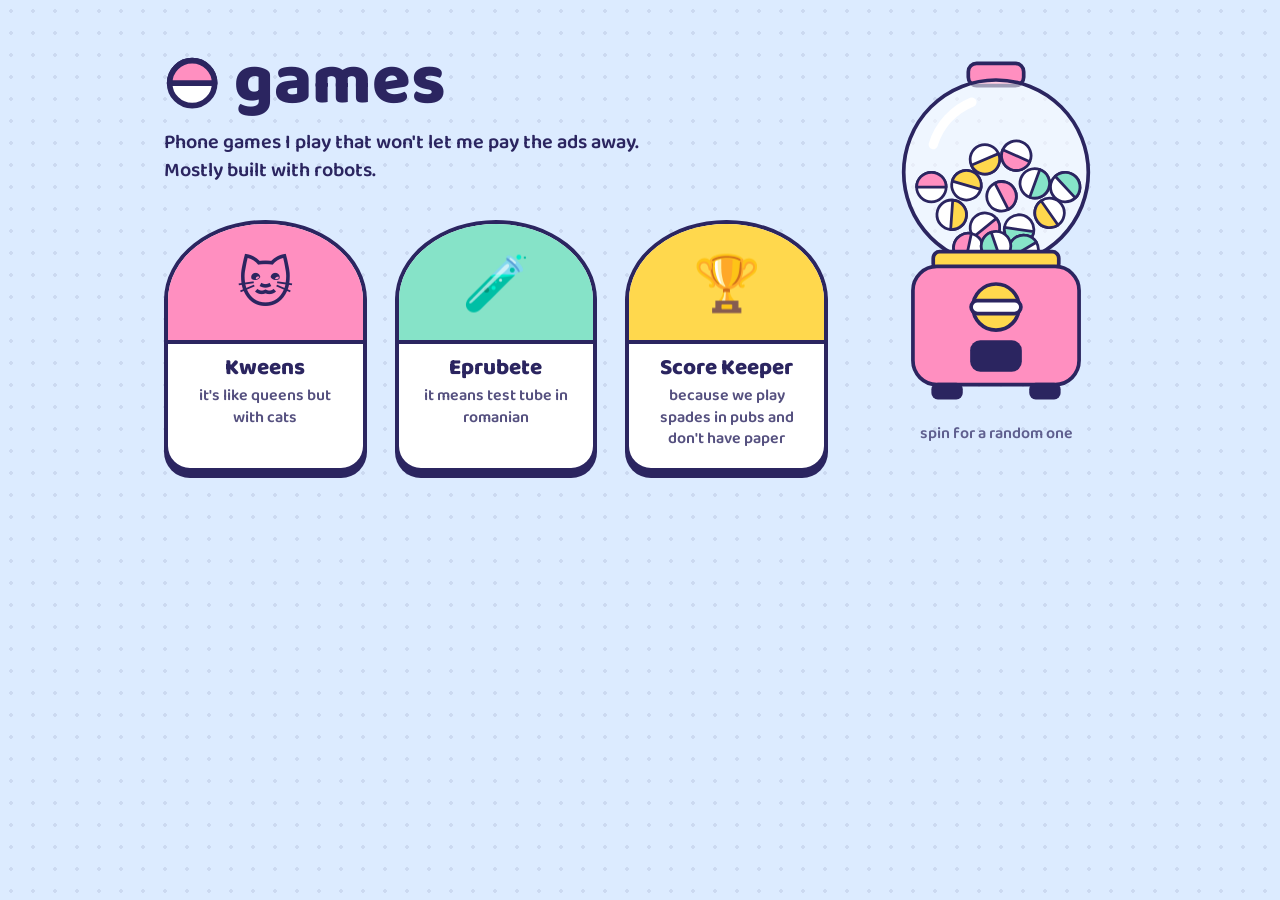
<file: index.html>
<!DOCTYPE html>
<html lang="en">
<head>
<meta charset="UTF-8">
<meta name="viewport" content="width=device-width, initial-scale=1">
<title>games</title>
<link rel="preconnect" href="https://fonts.googleapis.com">
<link rel="preconnect" href="https://fonts.gstatic.com" crossorigin>
<link href="https://fonts.googleapis.com/css2?family=Baloo+2:wght@600;800&display=swap" rel="stylesheet">
<link rel="stylesheet" href="styles.css">
</head>
<body>
<main class="wrap">
  <div>
    <h1>
      <svg viewBox="0 0 40 40" aria-hidden="true">
        <circle cx="20" cy="20" r="16" fill="#fff" stroke="#2B2560" stroke-width="4"/>
        <path d="M4 20 A16 16 0 0 1 36 20 Z" fill="#FF8FC0" stroke="#2B2560" stroke-width="4" stroke-linejoin="round"/>
      </svg>
      games
    </h1>
    <p class="subtitle">Phone games I play that won't let me pay the ads away. Mostly built with robots.</p>
    <div class="grid" id="grid"></div>
  </div>

  <div class="picker">
    <button class="machine" id="machine" aria-label="Pick a random game">
      <svg viewBox="0 0 260 380" aria-hidden="true">
        <rect x="100" y="8" width="60" height="24" rx="9" fill="#FF8FC0" stroke="#2B2560" stroke-width="4"/>
        <circle cx="130" cy="126" r="100" fill="#fff" fill-opacity=".55" stroke="#2B2560" stroke-width="4"/>
        <g id="balls"></g>
        <path d="M62 96 A72 72 0 0 1 104 50" stroke="#fff" stroke-width="10" stroke-linecap="round" fill="none"/>
        <rect x="62" y="212" width="136" height="20" rx="7" fill="#FFD84D" stroke="#2B2560" stroke-width="4"/>
        <rect x="40" y="228" width="180" height="128" rx="26" fill="#FF8FC0" stroke="#2B2560" stroke-width="4"/>
        <g id="knob">
          <circle cx="130" cy="272" r="25" fill="#FFD84D" stroke="#2B2560" stroke-width="4"/>
          <rect x="103" y="265" width="54" height="14" rx="7" fill="#fff" stroke="#2B2560" stroke-width="4"/>
        </g>
        <rect x="102" y="308" width="56" height="34" rx="11" fill="#2B2560"/>
        <rect x="60" y="354" width="34" height="18" rx="7" fill="#2B2560"/>
        <rect x="166" y="354" width="34" height="18" rx="7" fill="#2B2560"/>
      </svg>
    </button>
    <div class="prize" id="prize" aria-live="polite"><p class="prize-hint">spin for a random one</p></div>
  </div>
</main>

<script src="main.js"></script>
</body>
</html>
</file>
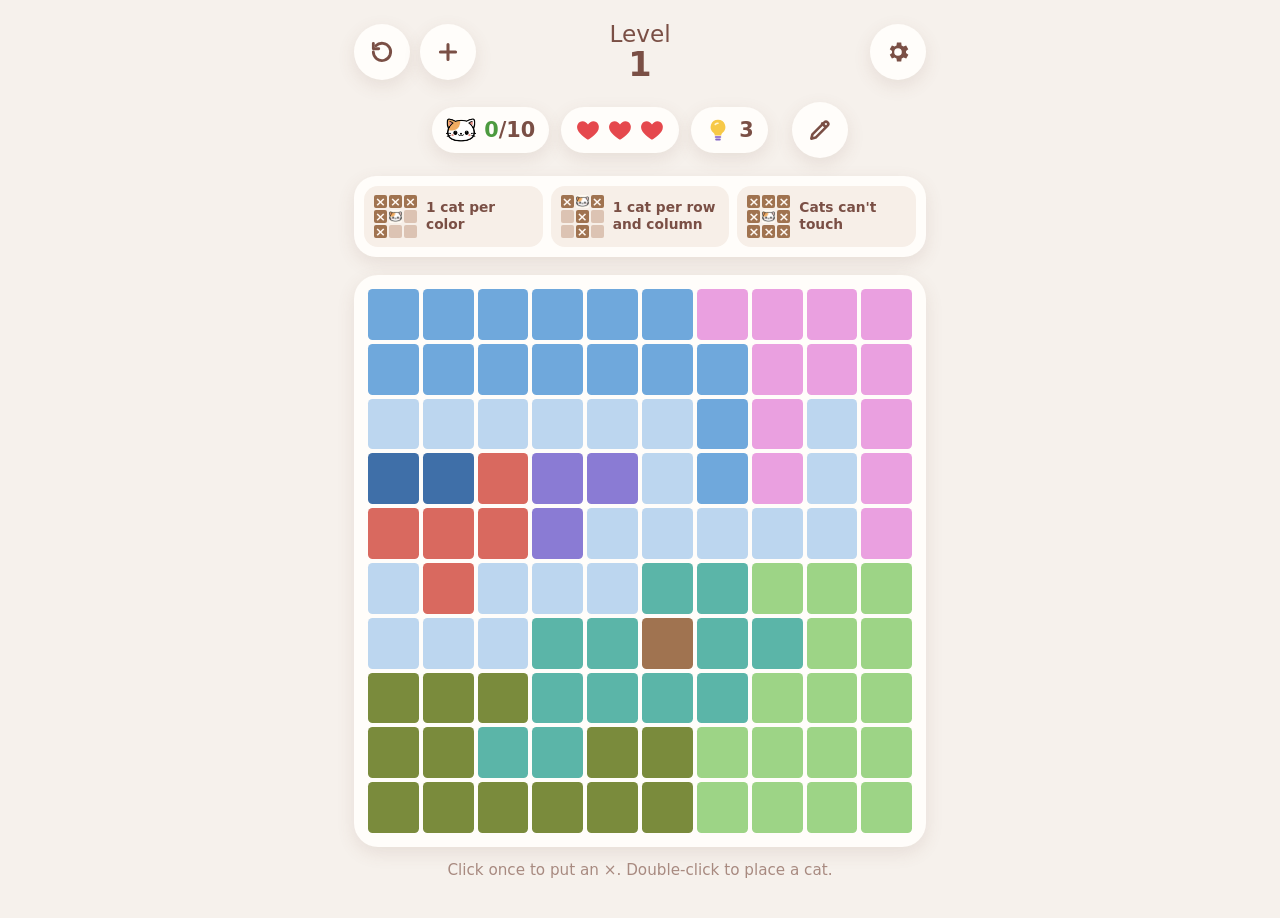
<file: kweens/index.html>
<!DOCTYPE html>
<html lang="en">
<head>
<meta charset="UTF-8">
<meta name="viewport" content="width=device-width, initial-scale=1, viewport-fit=cover">
<title>Kweens</title>
<link rel="stylesheet" href="styles.css">
</head>
<body>
<main class="app">
  <header>
    <div class="header-left">
      <button class="round" id="restartBtn" aria-label="Restart this board" title="Restart this board">
        <svg viewBox="0 0 24 24" fill="none" stroke="currentColor" stroke-width="2.6" stroke-linecap="round" stroke-linejoin="round"><path d="M4 12a8 8 0 1 0 2.3-5.7"/><path d="M4 4v5h5"/></svg>
      </button>
      <div class="new-wrap">
        <button class="round" id="newBtn" aria-label="New board" title="New board" aria-haspopup="menu" aria-expanded="false" aria-controls="newMenu">
          <svg viewBox="0 0 24 24" fill="none" stroke="currentColor" stroke-width="2.8" stroke-linecap="round"><path d="M12 5v14M5 12h14"/></svg>
        </button>
        <div class="menu" id="newMenu" role="menu" aria-label="New board difficulty" hidden>
          <button class="menu-item" role="menuitemradio" data-d="easy"><svg viewBox="0 0 24 24" fill="none" stroke="currentColor" stroke-width="3" stroke-linecap="round" stroke-linejoin="round" aria-hidden="true"><path d="M5 12.5l4.5 4.5L19 7.5"/></svg><strong>Easy</strong><span>8×8 to 10×10</span></button>
          <button class="menu-item" role="menuitemradio" data-d="medium"><svg viewBox="0 0 24 24" fill="none" stroke="currentColor" stroke-width="3" stroke-linecap="round" stroke-linejoin="round" aria-hidden="true"><path d="M5 12.5l4.5 4.5L19 7.5"/></svg><strong>Medium</strong><span>11×11 to 12×12</span></button>
          <button class="menu-item" role="menuitemradio" data-d="hard"><svg viewBox="0 0 24 24" fill="none" stroke="currentColor" stroke-width="3" stroke-linecap="round" stroke-linejoin="round" aria-hidden="true"><path d="M5 12.5l4.5 4.5L19 7.5"/></svg><strong>Hard</strong><span>13×13 to 14×14</span></button>
        </div>
      </div>
    </div>
    <div class="stats">
      <div class="stat"><div class="stat-label">Level</div><div class="stat-value" id="level">1</div></div>
    </div>
    <button class="round" id="settingsBtn" aria-label="Settings" title="Settings">
      <svg viewBox="0 0 24 24" fill="currentColor"><path d="M19.4 13a7.7 7.7 0 0 0 0-2l2.1-1.6-2-3.5-2.5 1a7.4 7.4 0 0 0-1.7-1L15 3.3h-4l-.4 2.6a7.4 7.4 0 0 0-1.7 1l-2.5-1-2 3.5L6.5 11a7.7 7.7 0 0 0 0 2l-2.1 1.6 2 3.5 2.5-1a7.4 7.4 0 0 0 1.7 1l.4 2.6h4l.4-2.6a7.4 7.4 0 0 0 1.7-1l2.5 1 2-3.5L19.4 13zM12 15.5a3.5 3.5 0 1 1 0-7 3.5 3.5 0 0 1 0 7z"/></svg>
    </button>
  </header>

  <div class="pills">
    <div class="pill" aria-label="Cats placed">
      <svg class="cat-icon" viewBox="0 0 64 64" aria-hidden="true"><use href="#cat"/></svg>
      <span class="count"><span class="placed" id="placed">0</span>/<span id="total">8</span></span>
    </div>
    <div class="pill" id="livesPill" role="img" aria-label="3 of 3 lives left">
      <div class="hearts" id="hearts"></div>
    </div>
    <button class="pill" id="hintBtn" aria-label="Use a hint" title="Use a hint">
      <svg class="hint-icon" viewBox="0 0 24 24" aria-hidden="true"><path d="M12 2.5a6.8 6.8 0 0 0-4 12.3c.6.5 1 1.2 1 2V17h6v-.2c0-.8.4-1.5 1-2A6.8 6.8 0 0 0 12 2.5z" fill="#f7c948"/><path d="M9.5 6.8a3.6 3.6 0 0 1 2.5-1" stroke="#fff6d5" stroke-width="1.5" stroke-linecap="round" fill="none"/><rect x="9" y="17.6" width="6" height="1.8" rx=".9" fill="#9b7fd6"/><rect x="9.4" y="19.8" width="5.2" height="1.8" rx=".9" fill="#8367c7"/></svg>
      <span class="count" id="hintBadge">3</span>
    </button>
    <div class="pills-spacer"></div>
    <button class="round" id="pencilBtn" aria-label="Pencil mode" title="Pencil mode (tentative notes)" aria-pressed="false">
      <svg viewBox="0 0 24 24" fill="none" stroke="currentColor" stroke-width="2.4" stroke-linecap="round" stroke-linejoin="round"><path d="M4 20l4-1L19 8a2 2 0 0 0-3-3L5 16l-1 4z"/><path d="M14 6l3 3"/></svg>
    </button>
  </div>

  <section class="rules" aria-label="Rules">
    <div class="rule"><div class="mini" data-pattern="xxxxqexee"></div><span>1 cat per color</span></div>
    <div class="rule"><div class="mini" data-pattern="xqxexeexe"></div><span>1 cat per row and column</span></div>
    <div class="rule"><div class="mini" data-pattern="xxxxqxxxx"></div><span>Cats can't touch</span></div>
  </section>

  <div class="board-wrap">
    <div class="board" id="board" role="grid"></div>
  </div>
  <p class="status" id="status" aria-live="polite"></p>

</main>

<!-- Color test page: open kweens.html#colors -->
<section class="lab" id="colorLab" hidden>
  <a class="back" href="#">← Back to the game</a>
  <h1>Color test</h1>
  <p class="note">Every board color, and every pair of colors side by side. Edits here are only a preview; copy the palette code into the game to keep them.</p>
  <div class="lab-bar">
    <label>Vision
      <select id="labVision">
        <option value="normal">Normal</option>
        <option value="protanopia">Protanopia (red-blind)</option>
        <option value="deuteranopia">Deuteranopia (green-blind)</option>
        <option value="tritanopia">Tritanopia (blue-blind)</option>
        <option value="grayscale">Grayscale</option>
      </select>
    </label>
    <label>Flag pairs closer than <input type="range" id="labThreshold" min="5" max="45" value="25"> <output id="labThresholdOut">25</output></label>
    <button class="btn" id="labCopy">Copy palette code</button>
    <button class="btn secondary" id="labReset">Reset colors</button>
  </div>

  <h2>Colors</h2>
  <p class="note">Each color empty, with an ×, with a cat, and with a wrong-square ×. Use the picker to try a new shade.</p>
  <div class="swatches" id="labSwatches"></div>

  <h2>Closest pairs</h2>
  <p class="note" id="labSummary"></p>
  <div class="closest" id="labClosest"></div>

  <h2>Every pair</h2>
  <p class="note">The number is how different two colors look (color difference, ΔE). Higher is easier to tell apart.</p>
  <div class="matrix-wrap"><table class="matrix" id="labMatrix"></table></div>
</section>

<!-- Dialogs -->
<dialog id="winDlg">
  <h2 id="winTitle">Level cleared</h2>
  <p id="winText">Every cat found.</p>
  <div class="actions"><button class="btn" id="nextBtn">Next level</button></div>
</dialog>

<dialog id="loseDlg">
  <h2>Out of lives</h2>
  <p>Each cat placed on a wrong square costs a life. Take another life to keep going, or start over.</p>
  <div class="actions">
    <button class="btn" id="extraLifeBtn">Get another life</button>
    <button class="btn secondary" id="retryBtn">Retry board</button>
    <button class="btn secondary" id="loseNewBtn">New board</button>
  </div>
</dialog>

<dialog id="settingsDlg">
  <h2>Settings</h2>
  <section class="help" aria-labelledby="helpTitle">
    <h3 id="helpTitle">How to play</h3>
    <dl>
      <dt><span class="tap-word">Click</span> once</dt><dd>Put an × on a square. Do it again to remove it.</dd>
      <dt><span class="dtap-word">Double-click</span></dt><dd>Place a cat. Wrong squares cost a life.</dd>
      <dt>Drag</dt><dd>Put an × on several squares.</dd>
      <dt>Hint</dt><dd>Places a correct cat. 3 per board.</dd>
    </dl>
  </section>
  <label class="toggle-row">
    <span>Cross out blocked squares automatically</span>
    <input type="checkbox" class="switch" id="autoMark" checked>
  </label>
  <div class="history-row">
    <div><strong>Your progress</strong><span id="progressText"></span></div>
    <button class="btn small" id="clearBtn">Clear history</button>
  </div>
  <div class="actions">
    <button class="btn" id="closeSettings">Done</button>
  </div>
  <p class="version" id="versionText"></p>
</dialog>

<svg width="0" height="0" style="position:absolute" aria-hidden="true">
  <defs>
    <symbol id="cat" viewBox="0 0 64 64">
      <image width="64" height="64" href="[data-uri]"/>
    </symbol>
  </defs>
</svg>

<!-- Puzzle generator and guess-free solver: kept in their own files so they're easy
     to track. Loaded here for main-thread generation, and pulled into the Web Worker
     via importScripts (see makeBoard in game.js). -->
<script src="deduce.js"></script>
<script src="generate.js"></script>
<script src="game.js"></script>
</body>
</html>
</file>
<file: styles.css>
:root { --sky: #DCEBFF; --ink: #2B2560; --pink: #FF8FC0; --lemon: #FFD84D; --white: #FFFFFF; }
* { box-sizing: border-box; }
body {
  margin: 0; min-height: 100vh;
  font-family: "Baloo 2", system-ui, sans-serif; font-weight: 600; color: var(--ink);
  background: var(--sky) radial-gradient(rgba(43, 37, 96, .09) 1.6px, transparent 1.7px) 0 0 / 22px 22px;
}
.wrap { max-width: 1000px; margin: 0 auto; padding: 48px 24px; display: grid; grid-template-columns: 1fr auto; gap: 48px; align-items: start; }

h1 { display: flex; align-items: center; gap: 14px; margin: 0 0 10px; font-size: clamp(2.6rem, 7vw, 4.4rem); font-weight: 800; line-height: 1; }
h1 svg { width: .8em; height: .8em; flex: none; }
.subtitle { margin: 0 0 36px; font-size: 1.25rem; line-height: 1.4; max-width: 40ch; }

.grid { display: grid; grid-template-columns: repeat(auto-fill, minmax(170px, 1fr)); gap: 28px; }
.tile { display: flex; flex-direction: column; text-decoration: none; color: inherit; background: var(--white); border: 4px solid var(--ink); border-radius: 50% 50% 26px 26px / 80px 80px 26px 26px; overflow: hidden; box-shadow: 0 6px 0 var(--ink); transition: transform .15s ease; }
.tile:hover { transform: translateY(-4px) rotate(-1.5deg); }
.tile:focus-visible { outline: 4px dashed var(--ink); outline-offset: 6px; }
.tile-top { height: 120px; background: var(--c); border-bottom: 4px solid var(--ink); display: grid; place-items: center; font-size: 3.4rem; padding-top: 10px; }
.tile-body { flex: 1; padding: 12px 16px 18px; text-align: center; }
.tile h2 { margin: 0 0 4px; font-size: 1.4rem; font-weight: 800; line-height: 1.1; }
.tile p { margin: 0; font-size: 1rem; line-height: 1.35; opacity: .8; }

.picker { display: flex; flex-direction: column; align-items: center; width: 240px; padding-top: 8px; }
.machine { background: none; border: 0; padding: 0; cursor: pointer; width: 100%; border-radius: 24px; }
.machine:disabled { cursor: wait; }
.machine:focus-visible { outline: 4px dashed var(--ink); outline-offset: 8px; }
.machine svg { display: block; width: 100%; height: auto; }
#knob { transform-box: fill-box; transform-origin: center; transition: transform .6s cubic-bezier(.3, 1.4, .5, 1); }
.machine:hover:not(:disabled) #knob { transform: rotate(-20deg); }
.ball-inner { transform-box: fill-box; transform-origin: center; }
.shaking .ball-inner { animation: jiggle .6s ease-in-out; }
@keyframes jiggle {
  0%, 100% { transform: translate(0, 0) rotate(0); }
  25% { transform: translate(-3px, -5px) rotate(-14deg); }
  50% { transform: translate(3px, -2px) rotate(10deg); }
  75% { transform: translate(-2px, -4px) rotate(-6deg); }
}

.prize { min-height: 110px; width: 100%; display: flex; justify-content: center; align-items: flex-start; padding-top: 14px; }
.prize-hint { margin: 0; opacity: .7; }
.ball { width: 60px; height: 60px; border-radius: 50%; border: 4px solid var(--ink); overflow: hidden; display: flex; flex-direction: column; animation: drop .7s ease-out both; }
.ball span { flex: 1; }
.ball .top { background: var(--c); border-bottom: 4px solid var(--ink); }
.ball .bottom { background: var(--white); }
@keyframes drop {
  0% { transform: translateY(-70px) scale(.6); opacity: 0; }
  50% { transform: translateY(0) scale(1); opacity: 1; }
  72% { transform: translateY(-14px); }
  100% { transform: translateY(0); }
}
.prize-card { display: flex; gap: 12px; align-items: center; width: 100%; text-decoration: none; color: inherit; background: var(--white); border: 4px solid var(--ink); border-radius: 999px; padding: 6px 18px 6px 6px; box-shadow: 0 5px 0 var(--ink); animation: pop .35s cubic-bezier(.3, 1.5, .5, 1) both; }
.prize-card:focus-visible { outline: 4px dashed var(--ink); outline-offset: 4px; }
@keyframes pop { from { transform: scale(.8); opacity: 0; } to { transform: scale(1); opacity: 1; } }
.prize-icon { flex: none; width: 52px; height: 52px; border-radius: 50%; background: var(--c); border: 4px solid var(--ink); display: grid; place-items: center; font-size: 1.6rem; }
.prize-card strong { font-size: 1.25rem; font-weight: 800; line-height: 1.1; }

@media (max-width: 720px) {
  .wrap { grid-template-columns: 1fr; gap: 24px; padding-top: 32px; }
  .picker { justify-self: center; }
}
@media (prefers-reduced-motion: reduce) {
  *, *::before, *::after { animation: none !important; transition: none !important; }
}
</file>
<file: kweens/styles.css>
:root {
    --bg: #f6f1ec;
    --card: #fffdfa;
    --tile: #f7efe8;
    --ink: #7a4f45;
    --ink-soft: #a88a80;
    --good: #4c9a3f;
    --bad: #d8453b;
    --heart: #e5484d;
    --gold: #f0b429;
    --pencil: #6b6b74;
    --shadow: 0 6px 18px rgba(122, 79, 69, 0.12);
  }

  * { box-sizing: border-box; }

  html, body {
    margin: 0;
    background: var(--bg);
    color: var(--ink);
    font-family: ui-rounded, "SF Pro Rounded", "Nunito", "Varela Round", system-ui, -apple-system, "Segoe UI", sans-serif;
    -webkit-tap-highlight-color: transparent;
  }

  body { min-height: 100dvh; display: flex; justify-content: center; }

  .app {
    width: 100%;
    max-width: 600px;
    padding: 20px 14px 36px;
    display: flex;
    flex-direction: column;
    align-items: center;
    gap: 18px;
  }

  button { font: inherit; color: inherit; }

  :focus-visible { outline: 3px solid var(--ink); outline-offset: 2px; }

  /* ---------- Header ---------- */
  header {
    width: 100%;
    display: grid;
    grid-template-columns: 1fr auto 1fr;
    gap: 8px;
    align-items: center;
  }

  .round {
    width: 56px; height: 56px;
    border-radius: 50%;
    border: 0;
    background: var(--card);
    box-shadow: var(--shadow);
    display: grid; place-items: center;
    cursor: pointer;
  }
  .round svg { width: 26px; height: 26px; }
  .header-left { display: flex; gap: 10px; justify-self: start; }
  #settingsBtn { justify-self: end; }

  .stats { display: flex; justify-content: center; gap: clamp(28px, 10vw, 64px); text-align: center; }
  .stat-label { font-size: clamp(1.1rem, 4.6vw, 1.45rem); font-weight: 500; }
  .stat-value {
    font-size: clamp(1.6rem, 7vw, 2.1rem);
    font-weight: 800;
    line-height: 1.1;
    font-variant-numeric: tabular-nums;
    display: inline-block;
  }
  .bump { animation: bump 0.35s ease; }
  @keyframes bump { 40% { transform: scale(1.18); } }

  /* ---------- Pills ---------- */
  .pills { display: flex; gap: 12px; flex-wrap: wrap; align-items: center; }
  /* Grows to fill the row, pushing the pencil toggle out to the right edge:
     (cats | hearts | hint)  [spacer]  (pencil) */
  .pills-spacer { flex: 1 1 0; min-width: 0; }
  .pill {
    background: var(--card);
    border-radius: 999px;
    padding: 6px 14px;
    min-height: 46px;
    display: flex; align-items: center; gap: 8px;
    box-shadow: var(--shadow);
  }
  .pill .cat-icon { width: 30px; height: 30px; }
  .count { font-size: 1.3rem; font-weight: 800; font-variant-numeric: tabular-nums; }
  .count .placed { color: var(--good); }
  .hearts { display: flex; gap: 6px; }
  .heart { width: 26px; height: 26px; transition: transform 0.2s, opacity 0.3s; }
  .heart path { fill: var(--heart); transition: fill 0.3s; }
  .heart.lost { opacity: 0.55; }
  .heart.lost path { fill: #dccfc7; }

  /* ---------- Rules ---------- */
  .rules {
    width: 100%;
    background: var(--card);
    border-radius: 22px;
    padding: 10px;
    display: grid;
    grid-template-columns: repeat(3, 1fr);
    gap: 8px;
    box-shadow: var(--shadow);
  }
  .rule {
    background: var(--tile);
    border-radius: 14px;
    padding: 9px 10px;
    display: flex; align-items: center; gap: 9px;
    font-size: 0.86rem;
    font-weight: 600;
    line-height: 1.25;
  }
  .mini { display: grid; grid-template-columns: repeat(3, 13px); gap: 2px; flex: none; }
  .mini span { width: 13px; height: 13px; border-radius: 2px; background: #dcc3b3; display: grid; place-items: center; }
  .mini span.x { background: #a07350; }
  .mini span.x::before { content: "×"; color: #fff8f2; font-size: 13px; line-height: 1; font-weight: 700; }
  .mini span.q { background: #fffaf2; }
  .mini span.q svg { width: 13px; height: 13px; }

  /* ---------- Board ---------- */
  .board-wrap {
    width: 100%;
    background: var(--card);
    border-radius: 24px;
    padding: clamp(8px, 2.4vw, 14px);
    box-shadow: var(--shadow);
    transition: box-shadow 0.2s;
  }
  /* While pencil mode is on, ring the board so it's clear taps are just leaving notes. */
  .board-wrap:has(.board.pencil-on) { box-shadow: 0 0 0 3px var(--pencil), var(--shadow); }
  .board {
    display: grid;
    grid-template-columns: repeat(var(--n, 8), 1fr);
    gap: var(--gap, 5px);
    touch-action: none;
    user-select: none;
    -webkit-user-select: none;
  }
  .cell {
    position: relative;
    aspect-ratio: 1;
    border: 0;
    padding: 0;
    border-radius: 9%;
    background: var(--c);
    cursor: pointer;
    display: grid; place-items: center;
    transition: filter 0.15s;
  }
  @media (hover: hover) { .cell:hover { filter: brightness(1.07); } }

  /* One × style everywhere. */
  .cell svg.x {
    width: 84%; height: 84%;
    color: #fffaf3;
    pointer-events: none;
  }
  .cell[data-st="w"] svg.x { color: var(--bad); filter: drop-shadow(0 0 2px #fff) drop-shadow(0 0 1px #fff); }
  /* Squares a cat already ruled out (auto ×) get a muted background, so they read as
     locked/"for sure" vs. the tentative ×s you place yourself. The × itself stays crisp.
     We mix toward a warm grey (not toward transparent) so pale colours desaturate visibly
     instead of just lightening — otherwise a faded pale blue looks like a real pale blue. */
  .cell[data-st="xa"] { background: color-mix(in srgb, var(--c) 45%, #cbbfb4); opacity: 0.4; cursor: default; }
  @media (hover: hover) { .cell[data-st="xa"]:hover { filter: none; } }

  /* Pencil marks: small sudoku-style notes tucked in the top-right corner. They stay
     visible after you leave pencil mode, but a real cat/× on the same cell hides them. */
  .pmark {
    position: absolute; top: 4%; right: 4%;
    width: 40%; height: 40%;
    display: grid; place-items: center;
    pointer-events: none;
    animation: pop 0.25s cubic-bezier(.3, 1.6, .5, 1);
  }
  .pmark svg { width: 100%; height: 100%; }
  .pmark.px { color: var(--pencil); }
  .pmark.px svg { filter: drop-shadow(0 0 1.5px rgba(255, 255, 255, 0.95)); }
  .pmark.pq { filter: drop-shadow(0 1px 1px rgba(0, 0, 0, 0.25)); }

  .queen {
    position: absolute;
    inset: 5%;
    border-radius: 50%;
    display: grid; place-items: center;
    pointer-events: none;
    filter: drop-shadow(0 2px 1px rgba(0, 0, 0, 0.22));
    animation: pop 0.32s cubic-bezier(.3, 1.6, .5, 1);
  }
  .queen svg { width: 100%; height: 100%; }
  @keyframes pop { from { transform: scale(0.2); opacity: 0; } }

  .cell.shake { animation: shake 0.4s; }
  @keyframes shake {
    20% { transform: translateX(-4px); } 40% { transform: translateX(4px); }
    60% { transform: translateX(-3px); } 80% { transform: translateX(2px); }
  }

  .cell.flash { animation: flash 1.2s ease; }
  @keyframes flash { 30%, 60% { filter: brightness(1.28) saturate(1.1); } }

  .cell.hinted .queen { box-shadow: 0 0 0 3px var(--gold); }

  .cheer .queen { animation: cheer 0.6s ease both; animation-delay: var(--d, 0ms); }
  @keyframes cheer { 40% { transform: translateY(-22%) scale(1.12); } }

  .status {
    min-height: 1.4em;
    margin: -4px 0 0;
    font-size: 0.95rem;
    color: var(--ink-soft);
    text-align: center;
    max-width: 44ch;
  }

  /* ---------- Hint pill ---------- */
  button.pill { border: 0; cursor: pointer; transition: transform 0.1s, opacity 0.2s; }
  button.pill:active { transform: scale(0.95); }
  button.pill:disabled { cursor: not-allowed; opacity: 0.45; }
  .hint-icon { width: 26px; height: 26px; }

  /* ---------- Dialogs ---------- */
  dialog {
    border: 0;
    border-radius: 26px;
    padding: 28px 24px 24px;
    width: min(360px, calc(100% - 40px));
    background: var(--card);
    color: var(--ink);
    text-align: center;
    box-shadow: 0 20px 60px rgba(90, 60, 50, 0.3);
  }
  dialog::backdrop { background: rgba(90, 60, 50, 0.35); }
  dialog h2 { margin: 0 0 6px; font-size: 1.7rem; font-weight: 800; }
  dialog p { margin: 0 0 18px; line-height: 1.45; color: var(--ink-soft); }
  .actions { display: grid; gap: 10px; }
  .help {
    text-align: left;
    background: var(--tile);
    border-radius: 16px;
    padding: 14px 16px;
    margin: 0 0 16px;
  }
  .help h3 { margin: 0 0 8px; font-size: 1.05rem; font-weight: 800; }
  .help dl { margin: 0; display: grid; grid-template-columns: auto 1fr; gap: 6px 12px; line-height: 1.35; }
  .help dt { font-weight: 800; white-space: nowrap; }
  .help dd { margin: 0; color: var(--ink-soft); font-weight: 600; font-size: 0.95rem; }
  .history-row {
    display: flex; align-items: center; justify-content: space-between; gap: 12px;
    text-align: left;
    background: var(--tile); border-radius: 16px; padding: 14px 16px; margin-bottom: 16px;
  }
  .history-row strong { display: block; font-weight: 800; }
  .history-row span { color: var(--ink-soft); font-weight: 600; font-size: 0.95rem; }
  .btn.small { flex: none; padding: 10px 14px; font-size: 0.95rem; background: #efe4dc; color: var(--ink); }
  .btn.small.armed { background: var(--bad); color: #fff; }
  .new-wrap { position: relative; }
  .menu {
    position: absolute;
    top: calc(100% + 8px);
    left: 0;
    z-index: 20;
    width: max-content;
    max-width: calc(100vw - 32px);
    padding: 6px;
    border-radius: 18px;
    background: var(--card);
    box-shadow: 0 12px 32px rgba(90, 60, 50, 0.22);
    display: grid;
    gap: 2px;
    animation: drop 0.14s ease-out;
    transform-origin: top left;
  }
  @keyframes drop { from { opacity: 0; transform: translateY(-4px) scale(0.98); } }
  .menu-item {
    display: grid;
    grid-template-columns: 20px 1fr auto;
    align-items: center;
    gap: 8px;
    width: 100%;
    padding: 11px 12px;
    border: 0;
    border-radius: 12px;
    background: none;
    cursor: pointer;
    text-align: left;
  }
  .menu-item:hover, .menu-item:focus-visible { background: var(--tile); }
  .menu-item strong { font-weight: 800; font-size: 1.05rem; }
  .menu-item span { color: var(--ink-soft); font-weight: 700; font-size: 0.9rem; font-variant-numeric: tabular-nums; white-space: nowrap; }
  .menu-item svg { width: 18px; height: 18px; visibility: hidden; }
  .menu-item[aria-checked="true"] svg { visibility: visible; }
  #newBtn[aria-expanded="true"] { background: var(--ink); color: #fff8f2; }
  #pencilBtn[aria-pressed="true"] { background: var(--pencil); color: #fff8f2; }
  .version { margin: 14px 0 0; font-size: 0.85rem; font-weight: 600; color: var(--ink-soft); }
  #settingsDlg { max-height: calc(100dvh - 32px); overflow-y: auto; }
  .btn {
    border: 0;
    border-radius: 999px;
    padding: 14px 22px;
    font-weight: 800;
    font-size: 1.05rem;
    cursor: pointer;
    background: var(--ink);
    color: #fff8f2;
  }
  .btn.secondary { background: #efe4dc; color: var(--ink); }

  .toggle-row {
    display: flex; align-items: center; justify-content: space-between; gap: 16px;
    text-align: left; font-weight: 600;
    background: var(--tile); border-radius: 16px; padding: 14px 16px; margin-bottom: 16px;
  }
  .switch {
    appearance: none; -webkit-appearance: none;
    flex: none;
    width: 50px; height: 30px; border-radius: 999px;
    background: #dccfc7; position: relative; cursor: pointer; transition: background 0.2s; margin: 0;
  }
  .switch::after {
    content: ""; position: absolute; top: 3px; left: 3px;
    width: 24px; height: 24px; border-radius: 50%; background: #fff;
    box-shadow: 0 1px 3px rgba(0, 0, 0, 0.2); transition: transform 0.2s;
  }
  .switch:checked { background: var(--good); }
  .switch:checked::after { transform: translateX(20px); }

  /* ---------- Color test page (#colors) ---------- */
  [hidden] { display: none !important; }
  .lab { width: 100%; max-width: 1100px; padding: 24px 16px 56px; }
  .lab h1 { font-size: 2rem; font-weight: 800; margin: 0 0 4px; }
  .lab h2 { font-size: 1.3rem; font-weight: 800; margin: 36px 0 4px; }
  .lab .note { color: var(--ink-soft); margin: 0 0 14px; max-width: 64ch; line-height: 1.45; font-weight: 600; }
  .lab .back { color: var(--ink); font-weight: 800; }
  .lab-bar { display: flex; flex-wrap: wrap; gap: 10px; align-items: center; margin-top: 16px; }
  .lab-bar label {
    display: flex; align-items: center; gap: 8px;
    background: var(--card); padding: 8px 14px; border-radius: 999px;
    box-shadow: var(--shadow); font-weight: 700;
  }
  .lab-bar select { font: inherit; color: inherit; border: 0; background: var(--tile); border-radius: 8px; padding: 4px 6px; }
  .lab-bar input[type="range"] { accent-color: var(--ink); }
  .lab-bar output { min-width: 2ch; font-variant-numeric: tabular-nums; }
  .lab .btn { padding: 10px 18px; font-size: 0.95rem; }
  .lab .cell { cursor: default; }
  .swatches { display: grid; grid-template-columns: repeat(auto-fill, minmax(170px, 1fr)); gap: 12px; }
  .swatch { background: var(--card); border-radius: 16px; padding: 12px; box-shadow: var(--shadow); }
  .swatch .tiles { display: grid; grid-template-columns: repeat(4, 1fr); gap: 3px; margin-bottom: 10px; }
  .swatch .meta { display: flex; align-items: center; justify-content: space-between; gap: 8px; font-weight: 800; }
  .swatch .hex { display: block; color: var(--ink-soft); font-size: 0.85rem; font-weight: 700; }
  .swatch input[type="color"] { width: 36px; height: 30px; border: 0; padding: 0; background: none; cursor: pointer; flex: none; }
  .matrix-wrap { overflow-x: auto; background: var(--card); border-radius: 16px; padding: 12px; box-shadow: var(--shadow); }
  .matrix { border-collapse: separate; border-spacing: 3px; }
  .matrix th { font-size: 0.78rem; font-weight: 700; color: var(--ink-soft); white-space: nowrap; }
  .matrix tbody th { text-align: right; padding-right: 6px; }
  .matrix .dot { display: inline-block; width: 18px; height: 18px; border-radius: 9%; background: var(--c); vertical-align: middle; }
  .matrix tbody th .dot { margin-left: 6px; }
  .pair { display: flex; flex-direction: column; align-items: center; gap: 2px; padding: 3px; border-radius: 8px; }
  .two { display: flex; gap: 3px; }
  .two span { width: 18px; height: 18px; border-radius: 9%; background: var(--c); }
  .pair small { font-size: 0.7rem; color: var(--ink-soft); font-weight: 700; font-variant-numeric: tabular-nums; }
  .pair.warn { background: #fde3df; }
  .pair.warn small { color: var(--bad); font-weight: 800; }
  .closest { display: grid; grid-template-columns: repeat(auto-fill, minmax(240px, 1fr)); gap: 10px; }
  .close-card { background: var(--card); border-radius: 14px; padding: 10px 12px; display: flex; align-items: center; gap: 12px; box-shadow: var(--shadow); font-weight: 700; }
  .close-card .two span { width: 36px; height: 36px; }
  .close-card small { display: block; color: var(--ink-soft); font-variant-numeric: tabular-nums; }
  .close-card.warn small { color: var(--bad); font-weight: 800; }

  @media (max-width: 460px) {
    .rules { gap: 6px; padding: 8px; }
    .rule { flex-direction: column; text-align: center; font-size: 0.74rem; padding: 8px 6px; gap: 6px; }
    .pills { gap: 6px; }
    .board { gap: var(--gap-sm, 3px); }
    .round { width: 44px; height: 44px; }
    .round svg { width: 22px; height: 22px; }
    .header-left { gap: 8px; }
    .stats { gap: 20px; }
    .stat-value { font-size: 1.55rem; }
    .pill { padding: 5px 11px; min-height: 44px; gap: 6px; }
    .count { font-size: 1.2rem; }
    .hint-icon { width: 24px; height: 24px; }
    .heart { width: 24px; height: 24px; }
    .pill .cat-icon { width: 28px; height: 28px; }
  }

  @media (prefers-reduced-motion: reduce) {
    *, *::before, *::after { animation: none !important; transition: none !important; }
  }
</file>
